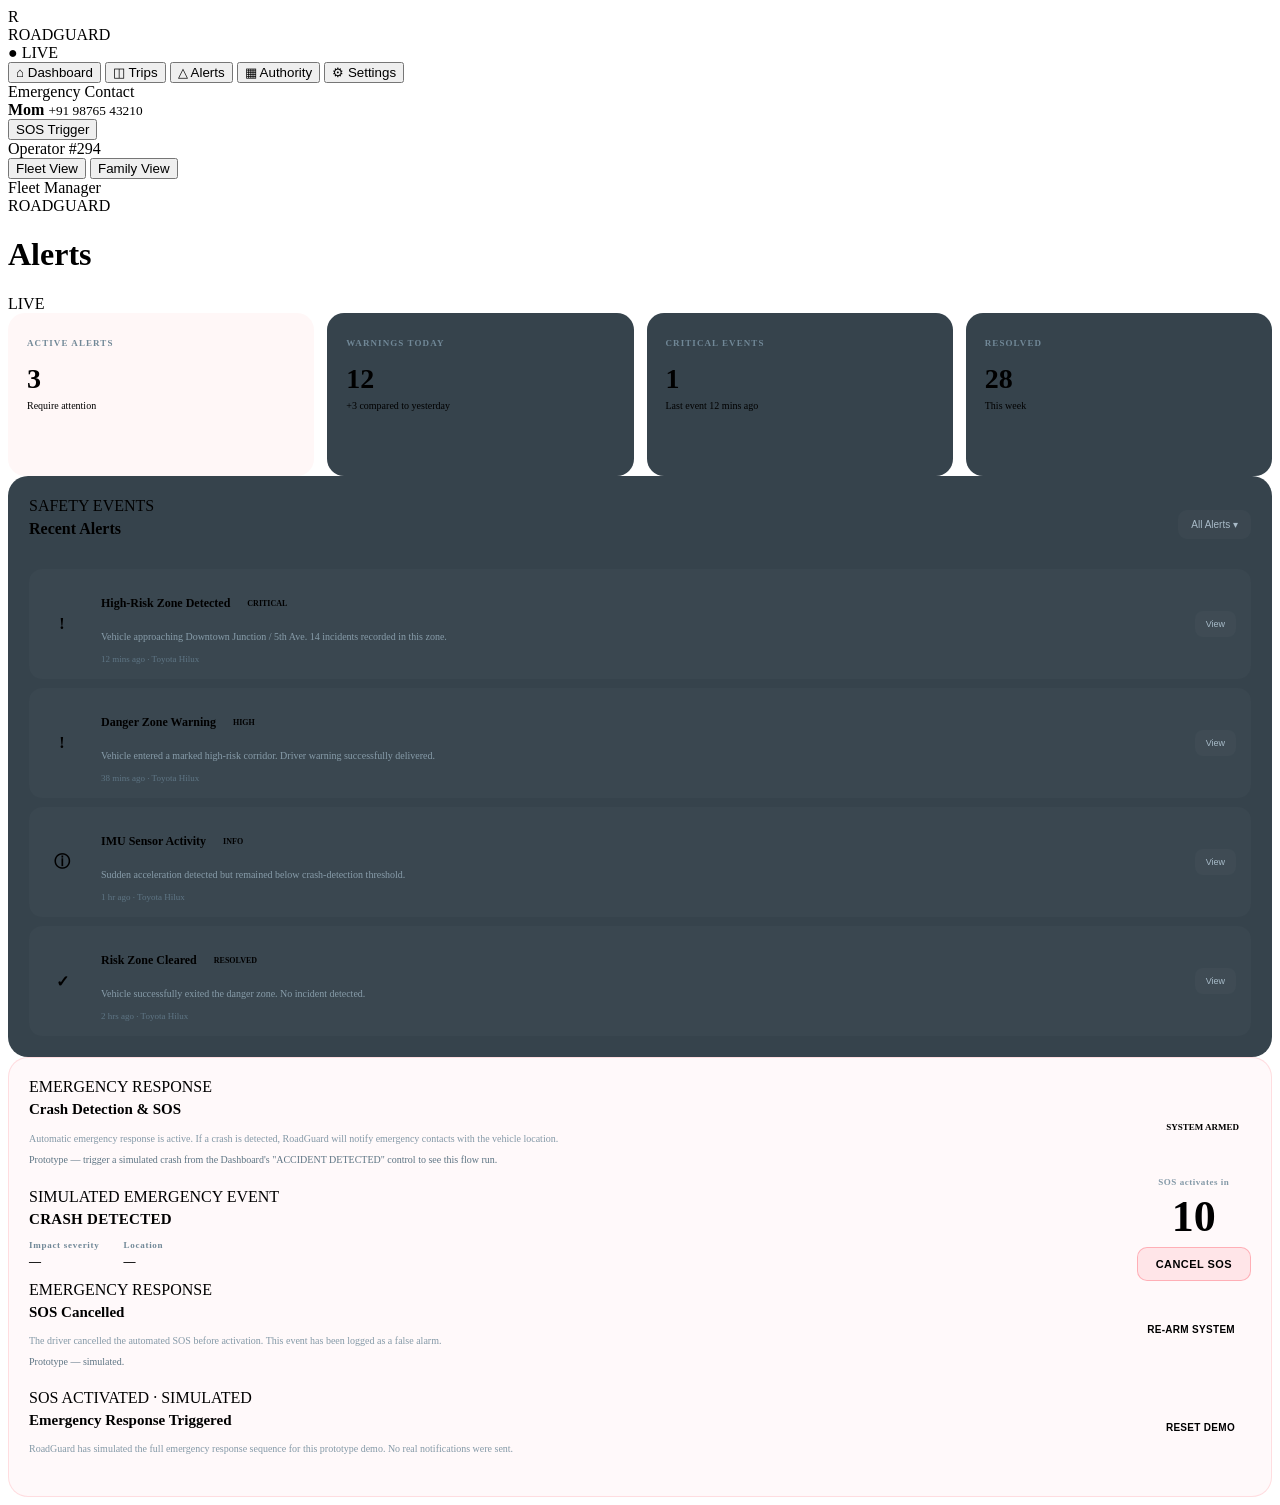
<file: alerts.html>
<!DOCTYPE html>
<html lang="en">
<head>
  <meta charset="UTF-8" />
  <meta name="viewport" content="width=device-width, initial-scale=1.0" />

  <title>RoadGuard | Alerts</title>

  <link rel="preconnect" href="https://fonts.googleapis.com">
  <link rel="preconnect" href="https://fonts.gstatic.com" crossorigin>

  <link
    href="https://fonts.googleapis.com/css2?family=Inter:wght@400;500;600;700;800&display=swap"
    rel="stylesheet"
  />

  <link rel="stylesheet" href="styles.css" />
  <link rel="stylesheet" href="alerts.css" />
</head>

<body>

<div class="app-shell">

  <!-- SIDEBAR -->

  <aside class="sidebar">

    <div class="brand">

      <div class="brand-logo">R</div>

      <div>
        <div class="brand-name">ROADGUARD</div>
        <div class="brand-live">● LIVE</div>
      </div>

    </div>


    <nav class="nav">

      <button
        class="nav-item"
        onclick="window.location.href='index.html'"
      >
        <span class="nav-icon">⌂</span>
        Dashboard
      </button>

      <button
        class="nav-item"
        onclick="window.location.href='trips.html'"
      >
        <span class="nav-icon">◫</span>
        Trips
      </button>

      <button class="nav-item active">
        <span class="nav-icon">△</span>
        Alerts
      </button>

      <button class="nav-item" onclick="window.location.href='authority.html'">
        <span class="nav-icon">▦</span>
        Authority
      </button>

      <button class="nav-item" onclick="window.location.href='settings.html'">
        <span class="nav-icon">⚙</span>
        Settings
      </button>

    </nav>


    <div class="sidebar-bottom">

      <div class="operator-card emergency-card">
        <div class="operator-title">
          Emergency Contact
        </div>

        <div class="emergency-contact-row">
          <span class="contact-dot"></span>
          <div>
            <strong>Mom</strong>
            <small>+91 98765 43210</small>
          </div>
        </div>

        <button class="sos-button" id="sidebarSosBtn">SOS Trigger</button>
      </div>

      <div class="operator-card">

        <div class="operator-title">
          Operator #294
        </div>

        <button class="view-option active">
          Fleet View
        </button>

        <button class="view-option">
          Family View
        </button>

      </div>

      <div class="fleet-manager">
        Fleet Manager
      </div>

    </div>

  </aside>


  <!-- MAIN -->

  <main class="main-panel alerts-page">

    <!-- HEADER -->

    <header class="topbar">

      <div>

        <div class="page-label">
          ROADGUARD
        </div>

        <h1>
          Alerts
        </h1>

      </div>

      <div class="header-status">
        <span class="live-dot"></span>
        LIVE
      </div>

    </header>


    <!-- ALERT SUMMARY -->

    <section class="alert-summary">

      <div class="alert-summary-card active-alerts">

        <span class="alert-kicker">
          ACTIVE ALERTS
        </span>

        <strong id="activeAlertsCount">
          3
        </strong>

        <p>
          Require attention
        </p>

      </div>


      <div class="alert-summary-card">

        <span class="alert-kicker">
          WARNINGS TODAY
        </span>

        <strong>
          12
        </strong>

        <p>
          +3 compared to yesterday
        </p>

      </div>


      <div class="alert-summary-card">

        <span class="alert-kicker">
          CRITICAL EVENTS
        </span>

        <strong id="criticalEventsCount">
          1
        </strong>

        <p id="criticalEventsSubtext">
          Last event 12 mins ago
        </p>

      </div>


      <div class="alert-summary-card">

        <span class="alert-kicker">
          RESOLVED
        </span>

        <strong>
          28
        </strong>

        <p>
          This week
        </p>

      </div>

    </section>


    <!-- ALERT LIST -->

    <section class="alerts-panel">

      <div class="alerts-header">

        <div>

          <span class="section-kicker">
            SAFETY EVENTS
          </span>

          <h2>
            Recent Alerts
          </h2>

        </div>

        <button class="filter-button">
          All Alerts ▾
        </button>

      </div>


      <div class="alert-list" id="alertList">


        <!-- CRITICAL -->

        <article class="alert-item critical-alert">

          <div class="alert-icon">
            !
          </div>

          <div class="alert-content">

            <div class="alert-title-row">

              <h3>
                High-Risk Zone Detected
              </h3>

              <span class="alert-badge critical">
                CRITICAL
              </span>

            </div>

            <p>
              Vehicle approaching Downtown Junction / 5th Ave.
              14 incidents recorded in this zone.
            </p>

            <span class="alert-time">
              12 mins ago · Toyota Hilux
            </span>

          </div>

          <button class="alert-action">
            View
          </button>

        </article>


        <!-- WARNING -->

        <article class="alert-item warning-alert">

          <div class="alert-icon">
            !
          </div>

          <div class="alert-content">

            <div class="alert-title-row">

              <h3>
                Danger Zone Warning
              </h3>

              <span class="alert-badge warning">
                HIGH
              </span>

            </div>

            <p>
              Vehicle entered a marked high-risk corridor.
              Driver warning successfully delivered.
            </p>

            <span class="alert-time">
              38 mins ago · Toyota Hilux
            </span>

          </div>

          <button class="alert-action">
            View
          </button>

        </article>


        <!-- SENSOR -->

        <article class="alert-item sensor-alert">

          <div class="alert-icon">
            ⓘ
          </div>

          <div class="alert-content">

            <div class="alert-title-row">

              <h3>
                IMU Sensor Activity
              </h3>

              <span class="alert-badge info">
                INFO
              </span>

            </div>

            <p>
              Sudden acceleration detected but remained
              below crash-detection threshold.
            </p>

            <span class="alert-time">
              1 hr ago · Toyota Hilux
            </span>

          </div>

          <button class="alert-action">
            View
          </button>

        </article>


        <!-- RESOLVED -->

        <article class="alert-item resolved-alert">

          <div class="alert-icon">
            ✓
          </div>

          <div class="alert-content">

            <div class="alert-title-row">

              <h3>
                Risk Zone Cleared
              </h3>

              <span class="alert-badge resolved">
                RESOLVED
              </span>

            </div>

            <p>
              Vehicle successfully exited the danger zone.
              No incident detected.
            </p>

            <span class="alert-time">
              2 hrs ago · Toyota Hilux
            </span>

          </div>

          <button class="alert-action">
            View
          </button>

        </article>


      </div>

    </section>


    <!-- EMERGENCY -->

    <section class="emergency-panel" id="emergencyPanel">

      <!-- ARMED (default / idle) -->
      <div class="emergency-state emergency-armed" id="emergencyArmed">

        <div>

          <span class="section-kicker">
            EMERGENCY RESPONSE
          </span>

          <h2>
            Crash Detection & SOS
          </h2>

          <p>
            Automatic emergency response is active.
            If a crash is detected, RoadGuard will notify
            emergency contacts with the vehicle location.
            <em>Prototype — trigger a simulated crash from the Dashboard's
            "ACCIDENT DETECTED" control to see this flow run.</em>
          </p>

        </div>

        <div class="emergency-status">
          <span class="emergency-dot"></span>
          SYSTEM ARMED
        </div>

      </div>

      <!-- CRASH DETECTED + COUNTDOWN -->
      <div class="emergency-state emergency-crash" id="emergencyCrash" hidden>

        <div class="crash-header">

          <span class="section-kicker crash-kicker">
            SIMULATED EMERGENCY EVENT
          </span>

          <h2 class="crash-title">CRASH DETECTED</h2>

          <div class="crash-meta">
            <div class="crash-meta-row">
              <span class="crash-meta-label">Impact severity</span>
              <span class="crash-meta-value" id="crashSeverity">—</span>
            </div>
            <div class="crash-meta-row">
              <span class="crash-meta-label">Location</span>
              <span class="crash-meta-value" id="crashLocation">—</span>
            </div>
          </div>

        </div>

        <div class="crash-countdown-block">
          <span class="countdown-label">SOS activates in</span>
          <div class="countdown-number" id="countdownNumber">10</div>
          <button class="cancel-sos-btn" id="cancelSosBtn">CANCEL SOS</button>
        </div>

      </div>

      <!-- CANCELLED -->
      <div class="emergency-state emergency-cancelled" id="emergencyCancelled" hidden>

        <div>

          <span class="section-kicker">
            EMERGENCY RESPONSE
          </span>

          <h2>SOS Cancelled</h2>

          <p>
            The driver cancelled the automated SOS before activation.
            This event has been logged as a false alarm.
            <em>Prototype — simulated.</em>
          </p>

        </div>

        <button class="rearm-btn" id="rearmBtnCancelled">RE-ARM SYSTEM</button>

      </div>

      <!-- SOS ACTIVATED -->
      <div class="emergency-state emergency-activated" id="emergencyActivated" hidden>

        <div class="activated-top">

          <span class="section-kicker crash-kicker">
            SOS ACTIVATED &middot; SIMULATED
          </span>

          <h2>Emergency Response Triggered</h2>

          <p>
            RoadGuard has simulated the full emergency response sequence
            for this prototype demo. No real notifications were sent.
          </p>

        </div>

        <ul class="sos-checklist" id="sosChecklist">
          <li class="sos-check-item" data-check="family">
            <span class="check-icon">✓</span> FAMILY NOTIFIED
          </li>
          <li class="sos-check-item" data-check="location">
            <span class="check-icon">✓</span> LOCATION SHARED
          </li>
          <li class="sos-check-item" data-check="incident">
            <span class="check-icon">✓</span> INCIDENT REGISTERED
          </li>
        </ul>

        <button class="rearm-btn" id="rearmBtnActivated">RESET DEMO</button>

      </div>

    </section>

  </main>

</div>

<script src="js/risk-engine.js"></script>
<script src="js/vehicle-state.js"></script>
<script src="js/map-engine.js"></script>
<script src="js/alerts.js"></script>
<script src="js/emergency-modal.js"></script>
<script src="script.js"></script>

</body>
</html>
</file>
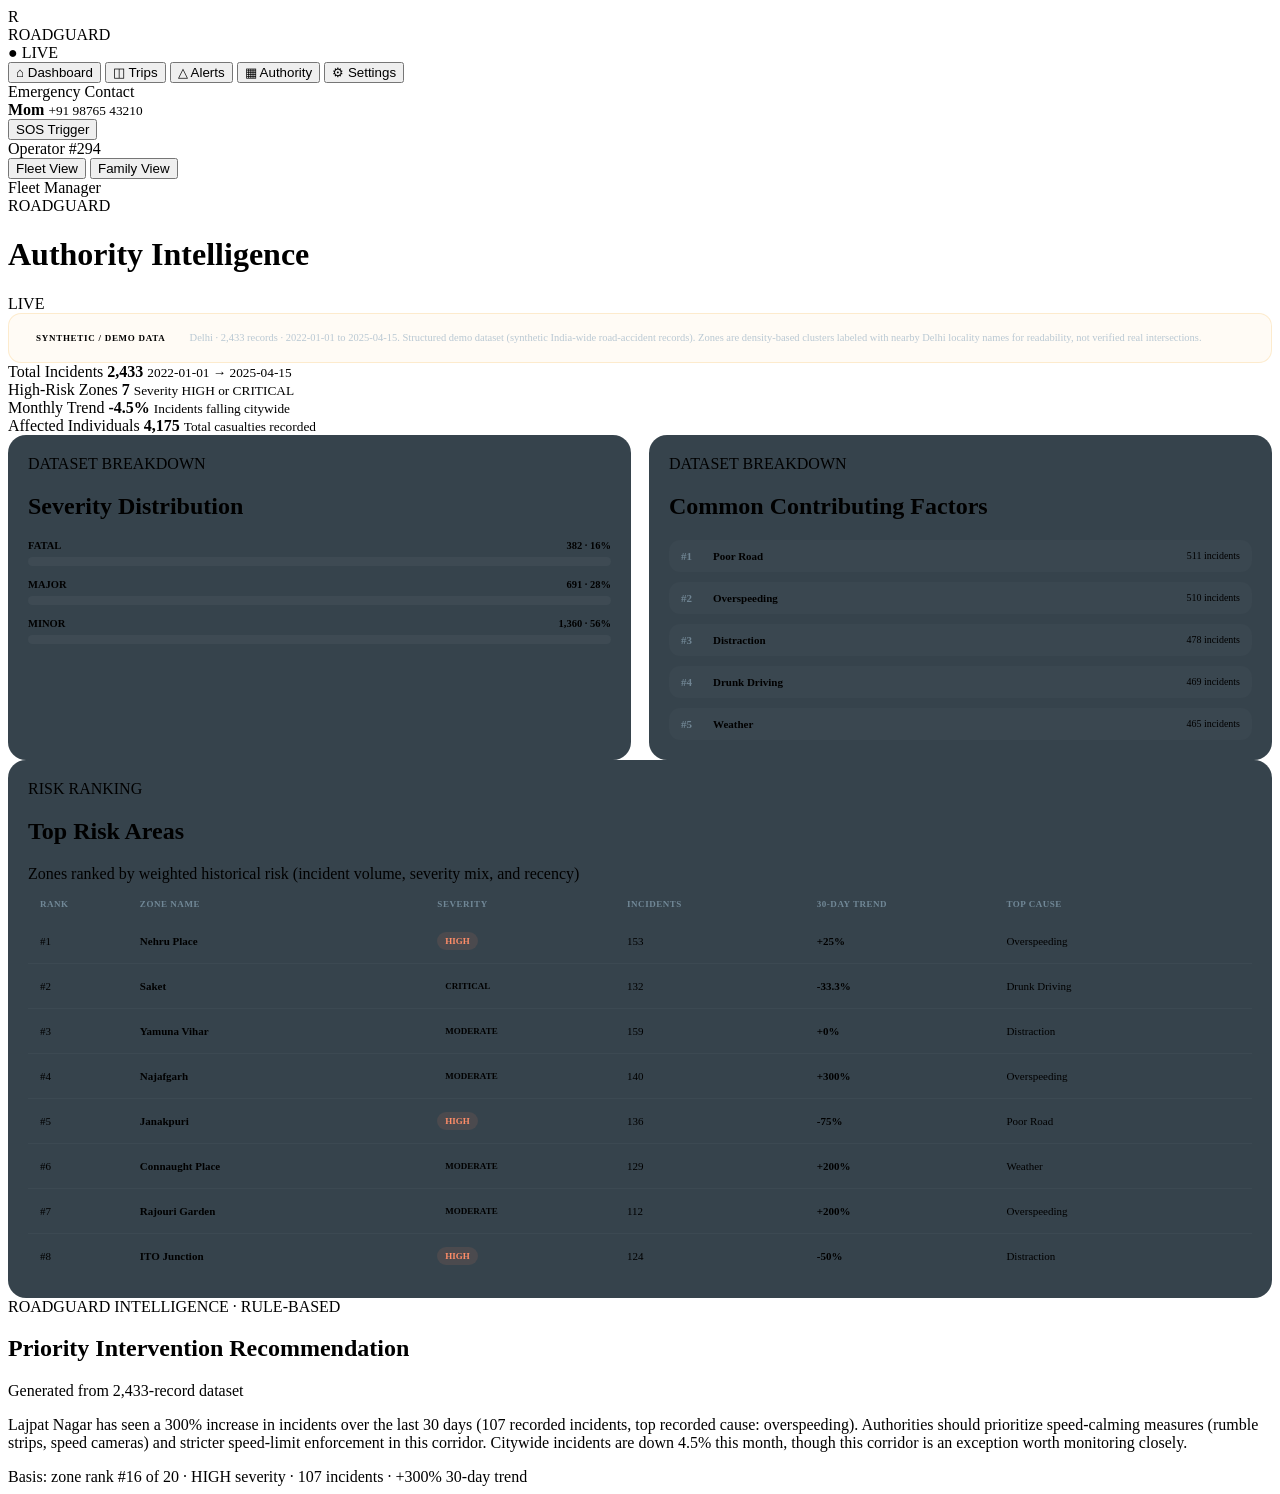
<file: authority.html>
<!DOCTYPE html>
<html lang="en">
<head>
  <meta charset="UTF-8" />
  <meta name="viewport" content="width=device-width, initial-scale=1.0" />

  <title>RoadGuard | Authority Intelligence</title>

  <link rel="preconnect" href="https://fonts.googleapis.com">
  <link rel="preconnect" href="https://fonts.gstatic.com" crossorigin>

  <link
    href="https://fonts.googleapis.com/css2?family=Inter:wght@400;500;600;700;800&display=swap"
    rel="stylesheet"
  />

  <link rel="stylesheet" href="styles.css" />
  <link rel="stylesheet" href="authority.css" />
</head>

<body>

<div class="app-shell">

  <!-- SIDEBAR -->

  <aside class="sidebar">

    <div class="brand">

      <div class="brand-logo">R</div>

      <div>
        <div class="brand-name">ROADGUARD</div>
        <div class="brand-live">● LIVE</div>
      </div>

    </div>


    <nav class="nav">

      <button class="nav-item" onclick="window.location.href='index.html'">
        <span class="nav-icon">⌂</span>
        Dashboard
      </button>

      <button class="nav-item" onclick="window.location.href='trips.html'">
        <span class="nav-icon">◫</span>
        Trips
      </button>

      <button class="nav-item" onclick="window.location.href='alerts.html'">
        <span class="nav-icon">△</span>
        Alerts
      </button>

      <button class="nav-item active">
        <span class="nav-icon">▦</span>
        Authority
      </button>

      <button class="nav-item" onclick="window.location.href='settings.html'">
        <span class="nav-icon">⚙</span>
        Settings
      </button>

    </nav>


    <div class="sidebar-bottom">

      <div class="operator-card emergency-card">
        <div class="operator-title">
          Emergency Contact
        </div>

        <div class="emergency-contact-row">
          <span class="contact-dot"></span>
          <div>
            <strong>Mom</strong>
            <small>+91 98765 43210</small>
          </div>
        </div>

        <button class="sos-button" id="sidebarSosBtn">SOS Trigger</button>
      </div>

      <div class="operator-card">

        <div class="operator-title">
          Operator #294
        </div>

        <button class="view-option active">
          Fleet View
        </button>

        <button class="view-option">
          Family View
        </button>

      </div>

      <div class="fleet-manager">
        Fleet Manager
      </div>

    </div>

  </aside>


  <!-- MAIN -->

  <main class="main-panel authority-page">

    <!-- HEADER -->

    <header class="topbar">

      <div>

        <div class="page-label">
          ROADGUARD
        </div>

        <h1>
          Authority Intelligence
        </h1>

      </div>

      <div class="header-status">
        <span class="live-dot"></span>
        LIVE
      </div>

    </header>


    <!-- SYNTHETIC DATA NOTICE -->

    <div class="dataset-notice">
      <span class="dataset-notice-badge">SYNTHETIC / DEMO DATA</span>
      <p id="datasetNoticeText">
        Loading dataset details…
      </p>
    </div>


    <!-- KPI SUMMARY -->

    <section class="stats-section" id="kpiSection">

      <div class="stat-card">
        <span>Total Incidents</span>
        <strong id="kpiTotalIncidents">—</strong>
        <small id="kpiDateRange">&nbsp;</small>
      </div>

      <div class="stat-card">
        <span>High-Risk Zones</span>
        <strong id="kpiHighRiskZones">—</strong>
        <small>Severity HIGH or CRITICAL</small>
      </div>

      <div class="stat-card">
        <span>Monthly Trend</span>
        <strong id="kpiMonthlyTrend">—</strong>
        <small id="kpiMonthlyTrendNote">&nbsp;</small>
      </div>

      <div class="stat-card">
        <span>Affected Individuals</span>
        <strong id="kpiCasualties">—</strong>
        <small>Total casualties recorded</small>
      </div>

    </section>


    <!-- SEVERITY + CAUSES -->

    <section class="intel-split">

      <div class="intel-panel">

        <div class="section-heading">
          <div>
            <span class="section-kicker">DATASET BREAKDOWN</span>
            <h2>Severity Distribution</h2>
          </div>
        </div>

        <div class="severity-bars" id="severityBars">
          <!-- populated by js/authority.js -->
        </div>

      </div>

      <div class="intel-panel">

        <div class="section-heading">
          <div>
            <span class="section-kicker">DATASET BREAKDOWN</span>
            <h2>Common Contributing Factors</h2>
          </div>
        </div>

        <div class="cause-list" id="causeList">
          <!-- populated by js/authority.js -->
        </div>

      </div>

    </section>


    <!-- TOP RISK AREAS -->

    <section class="intel-panel">

      <div class="section-heading">
        <div>
          <span class="section-kicker">RISK RANKING</span>
          <h2>Top Risk Areas</h2>
          <p class="map-description">
            Zones ranked by weighted historical risk (incident volume, severity mix, and recency)
          </p>
        </div>
      </div>

      <div class="risk-table">

        <div class="risk-table-header">
          <span>Rank</span>
          <span>Zone Name</span>
          <span>Severity</span>
          <span>Incidents</span>
          <span>30-Day Trend</span>
          <span>Top Cause</span>
        </div>

        <div id="authorityRiskTableBody">
          <!-- populated by js/authority.js -->
        </div>

      </div>

    </section>


    <!-- AI-STYLE RECOMMENDATION -->

    <section class="ai-panel">

      <div class="ai-header">

        <div>
          <span class="section-kicker">ROADGUARD INTELLIGENCE &middot; RULE-BASED</span>
          <h2>Priority Intervention Recommendation</h2>
        </div>

        <span class="ai-time" id="recommendationTimestamp">
          Generated from current dataset
        </span>

      </div>

      <div class="ai-content">
        <p id="recommendationText">
          Analyzing dataset…
        </p>
      </div>

      <div class="ai-footer">
        <span class="ai-confidence" id="recommendationBasis">
          Basis: —
        </span>
      </div>

    </section>

  </main>

</div>

<script src="js/vehicle-state.js"></script>
<script src="js/map-engine.js"></script>
<script src="js/authority.js"></script>
<script src="js/emergency-modal.js"></script>
<script src="script.js"></script>

</body>
</html>
</file>
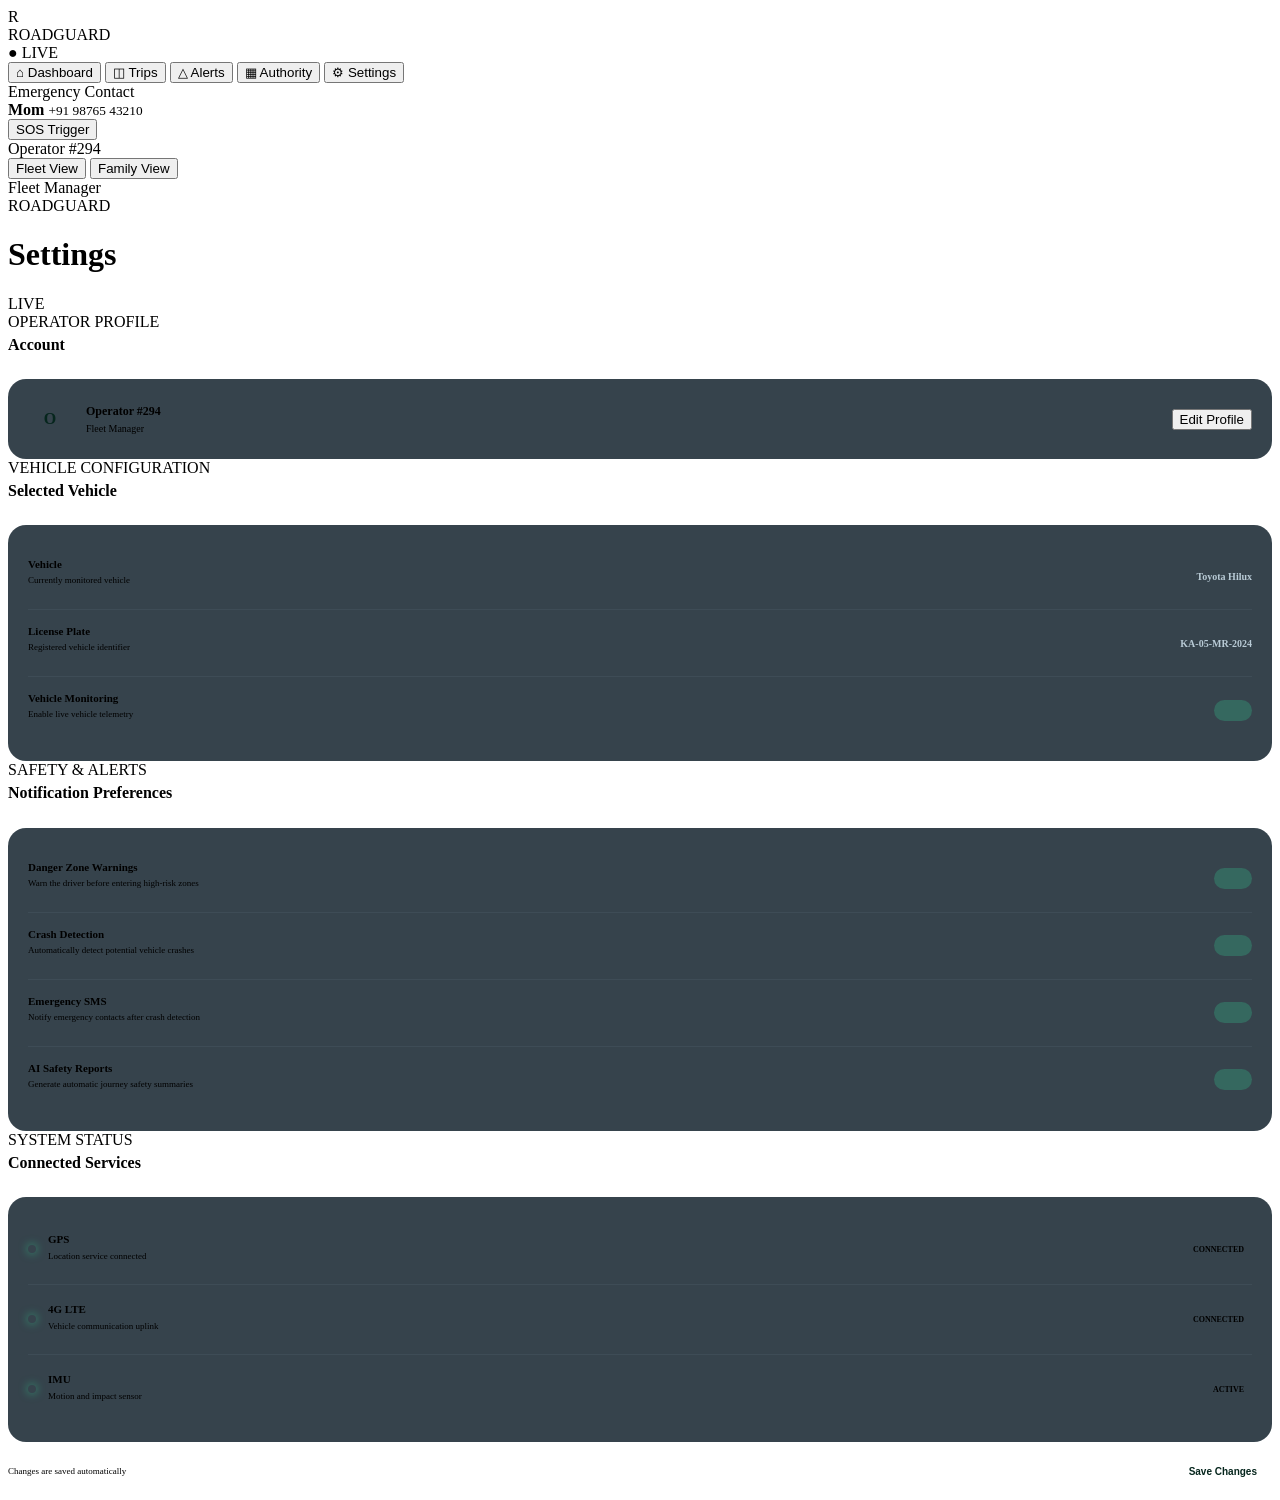
<file: settings.html>
<!DOCTYPE html>
<html lang="en">
<head>
  <meta charset="UTF-8" />
  <meta name="viewport" content="width=device-width, initial-scale=1.0" />

  <title>RoadGuard | Settings</title>

  <link rel="preconnect" href="https://fonts.googleapis.com">
  <link rel="preconnect" href="https://fonts.gstatic.com" crossorigin>

  <link
    href="https://fonts.googleapis.com/css2?family=Inter:wght@400;500;600;700;800&display=swap"
    rel="stylesheet"
  />

  <link rel="stylesheet" href="styles.css" />
  <link rel="stylesheet" href="settings.css" />
</head>

<body>

<div class="app-shell">

  <!-- SIDEBAR -->

  <aside class="sidebar">

    <div class="brand">

      <div class="brand-logo">R</div>

      <div>
        <div class="brand-name">ROADGUARD</div>
        <div class="brand-live">● LIVE</div>
      </div>

    </div>


    <nav class="nav">

      <button
        class="nav-item"
        onclick="window.location.href='index.html'"
      >
        <span class="nav-icon">⌂</span>
        Dashboard
      </button>


      <button
        class="nav-item"
        onclick="window.location.href='trips.html'"
      >
        <span class="nav-icon">◫</span>
        Trips
      </button>


      <button
        class="nav-item"
        onclick="window.location.href='alerts.html'"
      >
        <span class="nav-icon">△</span>
        Alerts
      </button>


      <button class="nav-item" onclick="window.location.href='authority.html'">
        <span class="nav-icon">▦</span>
        Authority
      </button>


      <button class="nav-item active">
        <span class="nav-icon">⚙</span>
        Settings
      </button>

    </nav>


    <div class="sidebar-bottom">

      <div class="operator-card emergency-card">
        <div class="operator-title">
          Emergency Contact
        </div>

        <div class="emergency-contact-row">
          <span class="contact-dot"></span>
          <div>
            <strong>Mom</strong>
            <small>+91 98765 43210</small>
          </div>
        </div>

        <button class="sos-button" id="sidebarSosBtn">SOS Trigger</button>
      </div>

      <div class="operator-card">

        <div class="operator-title">
          Operator #294
        </div>

        <button class="view-option active">
          Fleet View
        </button>

        <button class="view-option">
          Family View
        </button>

      </div>

      <div class="fleet-manager">
        Fleet Manager
      </div>

    </div>

  </aside>


  <!-- MAIN -->

  <main class="main-panel settings-page">

    <header class="topbar">

      <div>

        <div class="page-label">
          ROADGUARD
        </div>

        <h1>
          Settings
        </h1>

      </div>

      <div class="header-status">
        <span class="live-dot"></span>
        LIVE
      </div>

    </header>


    <!-- PROFILE -->

    <section class="settings-section">

      <div class="settings-heading">

        <div>

          <span class="section-kicker">
            OPERATOR PROFILE
          </span>

          <h2>
            Account
          </h2>

        </div>

      </div>


      <div class="settings-card profile-card">

        <div class="profile-avatar">
          O
        </div>

        <div class="profile-info">

          <strong>
            Operator #294
          </strong>

          <span>
            Fleet Manager
          </span>

        </div>

        <button class="secondary-button">
          Edit Profile
        </button>

      </div>

    </section>


    <!-- VEHICLE SETTINGS -->

    <section class="settings-section">

      <div class="settings-heading">

        <div>

          <span class="section-kicker">
            VEHICLE CONFIGURATION
          </span>

          <h2>
            Selected Vehicle
          </h2>

        </div>

      </div>


      <div class="settings-card">

        <div class="setting-row">

          <div>

            <strong>
              Vehicle
            </strong>

            <p>
              Currently monitored vehicle
            </p>

          </div>

          <span class="setting-value">
            Toyota Hilux
          </span>

        </div>


        <div class="setting-row">

          <div>

            <strong>
              License Plate
            </strong>

            <p>
              Registered vehicle identifier
            </p>

          </div>

          <span class="setting-value">
            KA-05-MR-2024
          </span>

        </div>


        <div class="setting-row">

          <div>

            <strong>
              Vehicle Monitoring
            </strong>

            <p>
              Enable live vehicle telemetry
            </p>

          </div>

          <label class="toggle">

            <input type="checkbox" checked>

            <span class="slider"></span>

          </label>

        </div>

      </div>

    </section>


    <!-- SAFETY -->

    <section class="settings-section">

      <div class="settings-heading">

        <div>

          <span class="section-kicker">
            SAFETY & ALERTS
          </span>

          <h2>
            Notification Preferences
          </h2>

        </div>

      </div>


      <div class="settings-card">

        <div class="setting-row">

          <div>

            <strong>
              Danger Zone Warnings
            </strong>

            <p>
              Warn the driver before entering high-risk zones
            </p>

          </div>

          <label class="toggle">

            <input type="checkbox" checked>

            <span class="slider"></span>

          </label>

        </div>


        <div class="setting-row">

          <div>

            <strong>
              Crash Detection
            </strong>

            <p>
              Automatically detect potential vehicle crashes
            </p>

          </div>

          <label class="toggle">

            <input type="checkbox" checked>

            <span class="slider"></span>

          </label>

        </div>


        <div class="setting-row">

          <div>

            <strong>
              Emergency SMS
            </strong>

            <p>
              Notify emergency contacts after crash detection
            </p>

          </div>

          <label class="toggle">

            <input type="checkbox" checked>

            <span class="slider"></span>

          </label>

        </div>


        <div class="setting-row">

          <div>

            <strong>
              AI Safety Reports
            </strong>

            <p>
              Generate automatic journey safety summaries
            </p>

          </div>

          <label class="toggle">

            <input type="checkbox" checked>

            <span class="slider"></span>

          </label>

        </div>

      </div>

    </section>


    <!-- SYSTEM -->

    <section class="settings-section">

      <div class="settings-heading">

        <div>

          <span class="section-kicker">
            SYSTEM STATUS
          </span>

          <h2>
            Connected Services
          </h2>

        </div>

      </div>


      <div class="settings-card">

        <div class="connection-row">

          <span class="connection-dot"></span>

          <div>

            <strong>
              GPS
            </strong>

            <p>
              Location service connected
            </p>

          </div>

          <span class="connected">
            CONNECTED
          </span>

        </div>


        <div class="connection-row">

          <span class="connection-dot"></span>

          <div>

            <strong>
              4G LTE
            </strong>

            <p>
              Vehicle communication uplink
            </p>

          </div>

          <span class="connected">
            CONNECTED
          </span>

        </div>


        <div class="connection-row">

          <span class="connection-dot"></span>

          <div>

            <strong>
              IMU
            </strong>

            <p>
              Motion and impact sensor
            </p>

          </div>

          <span class="connected">
            ACTIVE
          </span>

        </div>

      </div>

    </section>


    <!-- SAVE -->

    <div class="settings-footer">

      <span>
        Changes are saved automatically
      </span>

      <button class="primary-button">
        Save Changes
      </button>

    </div>

  </main>

</div>

<script src="js/vehicle-state.js"></script>
<script src="js/map-engine.js"></script>
<script src="js/emergency-modal.js"></script>
<script src="script.js"></script>

</body>
</html>
</file>
<file: styles.css>
.settings-page {
  gap: 20px;
}

.settings-section {
  display: flex;
  flex-direction: column;
  gap: 12px;
}

.settings-heading h2 {
  margin-top: 5px;
  font-size: 16px;
}

.settings-card {
  background: rgba(10, 26, 37, 0.82);
  border: 1px solid var(--line);
  border-radius: 18px;
  padding: 18px 20px;
  box-shadow: var(--shadow);
}


/* PROFILE */

.profile-card {
  display: flex;
  align-items: center;
  gap: 14px;
}

.profile-avatar {
  width: 44px;
  height: 44px;

  display: grid;
  place-items: center;

  border-radius: 13px;

  background: linear-gradient(
    135deg,
    var(--green),
    #78f0d9
  );

  color: #06261d;

  font-weight: 800;
}

.profile-info {
  flex: 1;

  display: flex;
  flex-direction: column;

  gap: 4px;
}

.profile-info strong {
  font-size: 12px;
}

.profile-info span {
  color: var(--muted);
  font-size: 10px;
}


/* SETTING ROW */

.setting-row {
  display: flex;
  align-items: center;
  justify-content: space-between;

  gap: 20px;

  padding: 15px 0;

  border-bottom: 1px solid rgba(151,178,196,0.08);
}

.setting-row:last-child {
  border-bottom: none;
}

.setting-row strong {
  display: block;

  font-size: 11px;
}

.setting-row p {
  margin-top: 5px;

  color: var(--muted);

  font-size: 9px;
}


/* VALUES */

.setting-value {
  color: #b9cbd6;

  font-size: 10px;
  font-weight: 600;
}


/* TOGGLE */

.toggle {
  position: relative;

  width: 38px;
  height: 21px;

  flex-shrink: 0;
}

.toggle input {
  display: none;
}

.slider {
  position: absolute;

  inset: 0;

  border-radius: 999px;

  background: #243744;

  cursor: pointer;

  transition: 0.2s;
}

.slider::before {
  content: "";

  position: absolute;

  width: 15px;
  height: 15px;

  left: 3px;
  top: 3px;

  border-radius: 50%;

  background: #8fa1ac;

  transition: 0.2s;
}

.toggle input:checked + .slider {
  background: rgba(50,213,150,0.25);
}

.toggle input:checked + .slider::before {
  transform: translateX(17px);

  background: var(--green);
}


/* CONNECTIONS */

.connection-row {
  display: flex;

  align-items: center;

  gap: 12px;

  padding: 14px 0;

  border-bottom: 1px solid rgba(151,178,196,0.08);
}

.connection-row:last-child {
  border-bottom: none;
}

.connection-dot {
  width: 8px;
  height: 8px;

  flex-shrink: 0;

  border-radius: 50%;

  background: var(--green);

  box-shadow: 0 0 10px rgba(50,213,150,0.7);
}

.connection-row div {
  flex: 1;
}

.connection-row strong {
  font-size: 11px;
}

.connection-row p {
  margin-top: 4px;

  color: var(--muted);

  font-size: 9px;
}

.connected {
  color: var(--green);

  font-size: 8px;
  font-weight: 800;

  padding: 5px 8px;

  border-radius: 999px;

  background: var(--green-soft);
}


/* FOOTER */

.settings-footer {
  display: flex;

  align-items: center;
  justify-content: space-between;

  padding: 14px 0 5px;

  color: var(--muted);

  font-size: 9px;
}

.primary-button {
  border: none;

  border-radius: 10px;

  padding: 10px 15px;

  background: linear-gradient(
    135deg,
    var(--green),
    #6cedd1
  );

  color: #06261d;

  font-size: 10px;
  font-weight: 700;

  cursor: pointer;
}
</file>
<file: alerts.css>
.alerts-page {
  gap: 20px;
}

.alert-summary {
  display: grid;
  grid-template-columns: repeat(4, 1fr);
  gap: 13px;
}

.alert-summary-card {
  padding: 19px;
  min-height: 125px;

  border-radius: 17px;

  background: rgba(10, 26, 37, 0.82);

  border: 1px solid var(--line);

  box-shadow: var(--shadow);
}

.alert-summary-card.active-alerts {
  border-color: rgba(255, 93, 108, 0.25);
  background: rgba(255, 93, 108, 0.05);
}

.alert-kicker {
  color: #718897;

  font-size: 9px;
  font-weight: 800;

  letter-spacing: 0.12em;
}

.alert-summary-card strong {
  display: block;

  margin-top: 13px;

  font-size: 28px;
}

.alert-summary-card p {
  margin-top: 5px;

  color: var(--muted);

  font-size: 10px;
}


/* ALERT PANEL */

.alerts-panel {
  padding: 21px;

  border-radius: 20px;

  background: rgba(10, 26, 37, 0.82);

  border: 1px solid var(--line);

  box-shadow: var(--shadow);
}

.alerts-header {
  display: flex;
  align-items: center;
  justify-content: space-between;
}

.alerts-header h2 {
  margin-top: 5px;
  font-size: 16px;
}

.filter-button {
  padding: 9px 13px;

  border-radius: 9px;

  border: 1px solid var(--line);

  background: rgba(255,255,255,0.025);

  color: #a8bac7;

  font-size: 10px;

  cursor: pointer;
}


/* ALERT LIST */

.alert-list {
  margin-top: 18px;

  display: flex;
  flex-direction: column;

  gap: 9px;
}

.alert-item {
  display: grid;

  grid-template-columns: 42px 1fr auto;

  align-items: center;

  gap: 15px;

  padding: 15px;

  border-radius: 13px;

  border: 1px solid var(--line);

  background: rgba(255,255,255,0.018);
}

.alert-icon {
  width: 36px;
  height: 36px;

  display: grid;
  place-items: center;

  border-radius: 11px;

  font-weight: 800;
}

.critical-alert .alert-icon {
  color: var(--red);
  background: var(--red-soft);
}

.warning-alert .alert-icon {
  color: var(--yellow);
  background: var(--yellow-soft);
}

.sensor-alert .alert-icon {
  color: var(--blue);
  background: var(--blue-soft);
}

.resolved-alert .alert-icon {
  color: var(--green);
  background: var(--green-soft);
}

.alert-title-row {
  display: flex;
  align-items: center;

  gap: 10px;
}

.alert-title-row h3 {
  font-size: 12px;
}

.alert-content p {
  margin-top: 6px;

  color: #879ca9;

  font-size: 10px;

  line-height: 1.5;
}

.alert-time {
  display: block;

  margin-top: 6px;

  color: #5e7584;

  font-size: 9px;
}


/* BADGES */

.alert-badge {
  padding: 4px 7px;

  border-radius: 999px;

  font-size: 8px;
  font-weight: 800;
}

.alert-badge.critical {
  color: var(--red);
  background: var(--red-soft);
}

.alert-badge.warning {
  color: var(--yellow);
  background: var(--yellow-soft);
}

.alert-badge.info {
  color: var(--blue);
  background: var(--blue-soft);
}

.alert-badge.resolved {
  color: var(--green);
  background: var(--green-soft);
}


/* VIEW BUTTON */

.alert-action {
  padding: 8px 11px;

  border-radius: 8px;

  border: 1px solid var(--line);

  background: rgba(255,255,255,0.025);

  color: #a7bbc8;

  font-size: 9px;

  cursor: pointer;
}


/* EMERGENCY */

.emergency-panel {
  padding: 20px;

  border-radius: 20px;

  border: 1px solid rgba(255,93,108,0.18);

  background: rgba(255,93,108,0.035);

  box-shadow: var(--shadow);

  transition: border-color 0.2s ease, background 0.2s ease;
}

.emergency-panel h2 {
  margin-top: 5px;

  font-size: 15px;
}

.emergency-panel p {
  max-width: 650px;

  margin-top: 7px;

  color: #8499a7;

  font-size: 10px;

  line-height: 1.5;
}

.emergency-panel p em {
  display: block;

  margin-top: 6px;

  color: #5e7584;

  font-style: normal;
}

/* Each state is a full-width block inside .emergency-panel; JS toggles
   the [hidden] attribute so only one is visible at a time. */
.emergency-state {
  display: flex;
  align-items: center;
  justify-content: space-between;

  gap: 20px;
}

.emergency-status {
  flex-shrink: 0;

  display: flex;
  align-items: center;

  gap: 8px;

  padding: 9px 12px;

  border-radius: 999px;

  color: var(--green);

  background: var(--green-soft);

  font-size: 9px;
  font-weight: 800;
}

.emergency-dot {
  width: 7px;
  height: 7px;

  border-radius: 50%;

  background: var(--green);

  box-shadow: 0 0 9px var(--green);
}


/* CRASH DETECTED / COUNTDOWN */

.emergency-panel:has(.emergency-crash:not([hidden])) {
  border-color: rgba(255, 93, 108, 0.45);
  background: rgba(255, 93, 108, 0.09);
}

.emergency-crash {
  flex-wrap: wrap;
}

.crash-kicker {
  color: var(--red) !important;
}

.crash-title {
  color: var(--red);
  font-size: 20px;
  letter-spacing: 0.02em;
  animation: crash-pulse 1s ease-in-out infinite;
}

@keyframes crash-pulse {
  0%, 100% { opacity: 1; }
  50% { opacity: 0.55; }
}

.crash-meta {
  display: flex;
  gap: 24px;

  margin-top: 12px;
}

.crash-meta-row {
  display: flex;
  flex-direction: column;
  gap: 4px;
}

.crash-meta-label {
  color: #718897;
  font-size: 9px;
  font-weight: 800;
  letter-spacing: 0.08em;
}

.crash-meta-value {
  color: var(--text);
  font-size: 12px;
  font-weight: 600;
}

.crash-countdown-block {
  flex-shrink: 0;

  display: flex;
  flex-direction: column;
  align-items: center;

  gap: 8px;
}

.countdown-label {
  color: #8499a7;
  font-size: 9px;
  font-weight: 700;
  letter-spacing: 0.06em;
}

.countdown-number {
  font-size: 44px;
  font-weight: 800;
  color: var(--red);
  line-height: 1;
}

.cancel-sos-btn {
  padding: 10px 18px;

  border-radius: 10px;

  border: 1px solid rgba(255,93,108,0.4);

  background: rgba(255,93,108,0.12);

  color: var(--red);

  font-size: 11px;
  font-weight: 800;
  letter-spacing: 0.04em;

  cursor: pointer;

  transition: background 0.15s ease, transform 0.1s ease;
}

.cancel-sos-btn:hover {
  background: rgba(255,93,108,0.22);
}

.cancel-sos-btn:active {
  transform: scale(0.97);
}


/* CANCELLED */

.emergency-panel:has(.emergency-cancelled:not([hidden])) {
  border-color: rgba(245, 189, 85, 0.35);
  background: rgba(245, 189, 85, 0.05);
}

.emergency-cancelled h2 {
  color: var(--yellow);
}


/* SOS ACTIVATED */

.emergency-panel:has(.emergency-activated:not([hidden])) {
  border-color: rgba(53, 216, 154, 0.35);
  background: rgba(53, 216, 154, 0.05);
}

.emergency-activated {
  flex-wrap: wrap;
}

.emergency-activated h2 {
  color: var(--green);
}

.activated-top {
  flex: 1 1 280px;
}

.sos-checklist {
  list-style: none;

  margin: 0;
  padding: 0;

  display: flex;
  flex-direction: column;
  gap: 8px;

  flex-shrink: 0;
}

.sos-check-item {
  display: flex;
  align-items: center;
  gap: 8px;

  padding: 7px 12px;

  border-radius: 9px;

  background: var(--green-soft);
  color: var(--green);

  font-size: 10px;
  font-weight: 800;
  letter-spacing: 0.03em;

  opacity: 0;
  transform: translateX(8px);
  transition: opacity 0.35s ease, transform 0.35s ease;
}

.sos-check-item.visible {
  opacity: 1;
  transform: translateX(0);
}

.check-icon {
  font-size: 11px;
}


/* RE-ARM / RESET */

.rearm-btn {
  flex-shrink: 0;

  padding: 10px 16px;

  border-radius: 10px;

  border: 1px solid var(--line);

  background: rgba(255,255,255,0.03);

  color: var(--text);

  font-size: 10px;
  font-weight: 800;
  letter-spacing: 0.03em;

  cursor: pointer;
}

.rearm-btn:hover {
  background: rgba(255,255,255,0.06);
}


/* Newly-logged incident entries (added by alerts.js) get a brief highlight
   so the demo's crash -> alert-log link is visually obvious. */
.alert-item.just-logged {
  animation: alert-highlight 1.6s ease;
}

@keyframes alert-highlight {
  0% { background: rgba(255, 93, 108, 0.16); }
  100% { background: rgba(255,255,255,0.018); }
}


@media (max-width: 1000px) {

  .alert-summary {
    grid-template-columns: 1fr 1fr;
  }

}


@media (max-width: 700px) {

  .alert-summary {
    grid-template-columns: 1fr;
  }

  .alert-item {
    grid-template-columns: 36px 1fr;
  }

  .alert-action {
    grid-column: 2;
    justify-self: start;
  }

  .emergency-state {
    flex-direction: column;
    align-items: flex-start;
  }

}
</file>
<file: authority.css>
/* =====================================================
   AUTHORITY INTELLIGENCE PAGE
===================================================== */

.authority-page {
  gap: 20px;
}

/* SYNTHETIC DATA NOTICE ---------------------------------------------- */

.dataset-notice {
  display: flex;
  align-items: center;
  gap: 14px;

  padding: 13px 17px;

  border-radius: 13px;

  border: 1px solid rgba(245, 189, 85, 0.25);

  background: rgba(245, 189, 85, 0.06);
}

.dataset-notice-badge {
  flex-shrink: 0;

  padding: 6px 10px;

  border-radius: 999px;

  background: var(--yellow-soft);

  color: var(--yellow);

  font-size: 9px;
  font-weight: 800;

  letter-spacing: 0.08em;
}

.dataset-notice p {
  margin: 0;

  color: #b9c8d3;

  font-size: 10.5px;

  line-height: 1.5;
}


/* SEVERITY + CAUSES SPLIT -------------------------------------------- */

.intel-split {
  display: grid;
  grid-template-columns: 1fr 1fr;
  gap: 18px;
}

.intel-panel {
  padding: 20px;

  border-radius: 18px;

  border: 1px solid var(--line);

  background: rgba(10, 26, 37, 0.82);

  box-shadow: var(--shadow);
}

.intel-panel .section-heading {
  margin-bottom: 16px;
}


/* SEVERITY BARS ------------------------------------------------------- */

.severity-bars {
  display: flex;
  flex-direction: column;
  gap: 13px;
}

.severity-bar-row {
  display: flex;
  flex-direction: column;
  gap: 6px;
}

.severity-bar-label {
  display: flex;
  justify-content: space-between;

  font-size: 10.5px;
  font-weight: 700;
}

.severity-bar-label .count {
  color: var(--muted);
  font-weight: 600;
}

.severity-bar-track {
  height: 9px;

  border-radius: 999px;

  background: rgba(255,255,255,0.04);

  overflow: hidden;
}

.severity-bar-fill {
  height: 100%;
  border-radius: 999px;
}

.severity-bar-fill.minor { background: var(--green); }
.severity-bar-fill.major { background: var(--yellow); }
.severity-bar-fill.fatal { background: var(--red); }

.severity-bar-label.minor { color: var(--green); }
.severity-bar-label.major { color: var(--yellow); }
.severity-bar-label.fatal { color: var(--red); }


/* CAUSE LIST ----------------------------------------------------------- */

.cause-list {
  display: flex;
  flex-direction: column;
  gap: 10px;
}

.cause-row {
  display: grid;
  grid-template-columns: 20px 1fr auto;
  align-items: center;
  gap: 12px;

  padding: 10px 12px;

  border-radius: 11px;

  background: rgba(255,255,255,0.02);

  border: 1px solid var(--line);
}

.cause-rank {
  color: #6f8492;
  font-size: 11px;
  font-weight: 800;
}

.cause-name {
  font-size: 11px;
  font-weight: 600;
  text-transform: capitalize;
}

.cause-count {
  color: var(--muted);
  font-size: 10px;
}


/* TOP RISK AREAS TABLE (mirrors trips.html's .risk-table look) ------- */

.risk-table {
  display: flex;
  flex-direction: column;
}

.risk-table-header,
.risk-row {
  display: grid;
  grid-template-columns: 0.5fr 1.6fr 1fr 1fr 1fr 1.3fr;
  align-items: center;
  gap: 10px;
}

.risk-table-header {
  padding: 0 12px 10px;

  border-bottom: 1px solid var(--line);

  color: #718897;

  font-size: 9px;
  font-weight: 800;

  letter-spacing: 0.06em;
  text-transform: uppercase;
}

.risk-row {
  padding: 13px 12px;

  border-bottom: 1px solid rgba(255,255,255,0.03);

  font-size: 11px;
}

.risk-row:last-child {
  border-bottom: none;
}

.risk-row strong {
  font-weight: 700;
}

.severity {
  display: inline-block;

  padding: 4px 8px;

  border-radius: 999px;

  font-size: 9px;
  font-weight: 800;

  width: fit-content;
}

.severity.critical { color: var(--red); background: var(--red-soft); }
.severity.high { color: #ff8d68; background: rgba(255,141,104,0.1); }
.severity.moderate { color: var(--yellow); background: var(--yellow-soft); }
.severity.low { color: var(--green); background: var(--green-soft); }

.trend-up { color: var(--red); font-weight: 700; }
.trend-down { color: var(--green); font-weight: 700; }

.cause-cell {
  color: var(--muted);
  text-transform: capitalize;
}


@media (max-width: 1000px) {

  .intel-split {
    grid-template-columns: 1fr;
  }

}

@media (max-width: 900px) {

  .risk-table-header, .risk-row {
    grid-template-columns: 0.4fr 1.4fr 0.9fr 0.9fr 0.9fr 1.1fr;
    font-size: 10px;
  }

}

@media (max-width: 700px) {

  .risk-table { overflow-x: auto; }
  .risk-table-header, .risk-row { min-width: 700px; }

  .dataset-notice {
    flex-direction: column;
    align-items: flex-start;
  }

}
</file>
<file: settings.css>
.settings-page {
  gap: 20px;
}

.settings-section {
  display: flex;
  flex-direction: column;
  gap: 12px;
}

.settings-heading h2 {
  margin-top: 5px;
  font-size: 16px;
}

.settings-card {
  background: rgba(10, 26, 37, 0.82);
  border: 1px solid var(--line);
  border-radius: 18px;
  padding: 18px 20px;
  box-shadow: var(--shadow);
}


/* PROFILE */

.profile-card {
  display: flex;
  align-items: center;
  gap: 14px;
}

.profile-avatar {
  width: 44px;
  height: 44px;

  display: grid;
  place-items: center;

  border-radius: 13px;

  background: linear-gradient(
    135deg,
    var(--green),
    #78f0d9
  );

  color: #06261d;

  font-weight: 800;
}

.profile-info {
  flex: 1;

  display: flex;
  flex-direction: column;

  gap: 4px;
}

.profile-info strong {
  font-size: 12px;
}

.profile-info span {
  color: var(--muted);
  font-size: 10px;
}


/* SETTING ROW */

.setting-row {
  display: flex;
  align-items: center;
  justify-content: space-between;

  gap: 20px;

  padding: 15px 0;

  border-bottom: 1px solid rgba(151,178,196,0.08);
}

.setting-row:last-child {
  border-bottom: none;
}

.setting-row strong {
  display: block;

  font-size: 11px;
}

.setting-row p {
  margin-top: 5px;

  color: var(--muted);

  font-size: 9px;
}


/* VALUES */

.setting-value {
  color: #b9cbd6;

  font-size: 10px;
  font-weight: 600;
}


/* TOGGLE */

.toggle {
  position: relative;

  width: 38px;
  height: 21px;

  flex-shrink: 0;
}

.toggle input {
  display: none;
}

.slider {
  position: absolute;

  inset: 0;

  border-radius: 999px;

  background: #243744;

  cursor: pointer;

  transition: 0.2s;
}

.slider::before {
  content: "";

  position: absolute;

  width: 15px;
  height: 15px;

  left: 3px;
  top: 3px;

  border-radius: 50%;

  background: #8fa1ac;

  transition: 0.2s;
}

.toggle input:checked + .slider {
  background: rgba(50,213,150,0.25);
}

.toggle input:checked + .slider::before {
  transform: translateX(17px);

  background: var(--green);
}


/* CONNECTIONS */

.connection-row {
  display: flex;

  align-items: center;

  gap: 12px;

  padding: 14px 0;

  border-bottom: 1px solid rgba(151,178,196,0.08);
}

.connection-row:last-child {
  border-bottom: none;
}

.connection-dot {
  width: 8px;
  height: 8px;

  flex-shrink: 0;

  border-radius: 50%;

  background: var(--green);

  box-shadow: 0 0 10px rgba(50,213,150,0.7);
}

.connection-row div {
  flex: 1;
}

.connection-row strong {
  font-size: 11px;
}

.connection-row p {
  margin-top: 4px;

  color: var(--muted);

  font-size: 9px;
}

.connected {
  color: var(--green);

  font-size: 8px;
  font-weight: 800;

  padding: 5px 8px;

  border-radius: 999px;

  background: var(--green-soft);
}


/* FOOTER */

.settings-footer {
  display: flex;

  align-items: center;
  justify-content: space-between;

  padding: 14px 0 5px;

  color: var(--muted);

  font-size: 9px;
}

.primary-button {
  border: none;

  border-radius: 10px;

  padding: 10px 15px;

  background: linear-gradient(
    135deg,
    var(--green),
    #6cedd1
  );

  color: #06261d;

  font-size: 10px;
  font-weight: 700;

  cursor: pointer;
}
</file>
